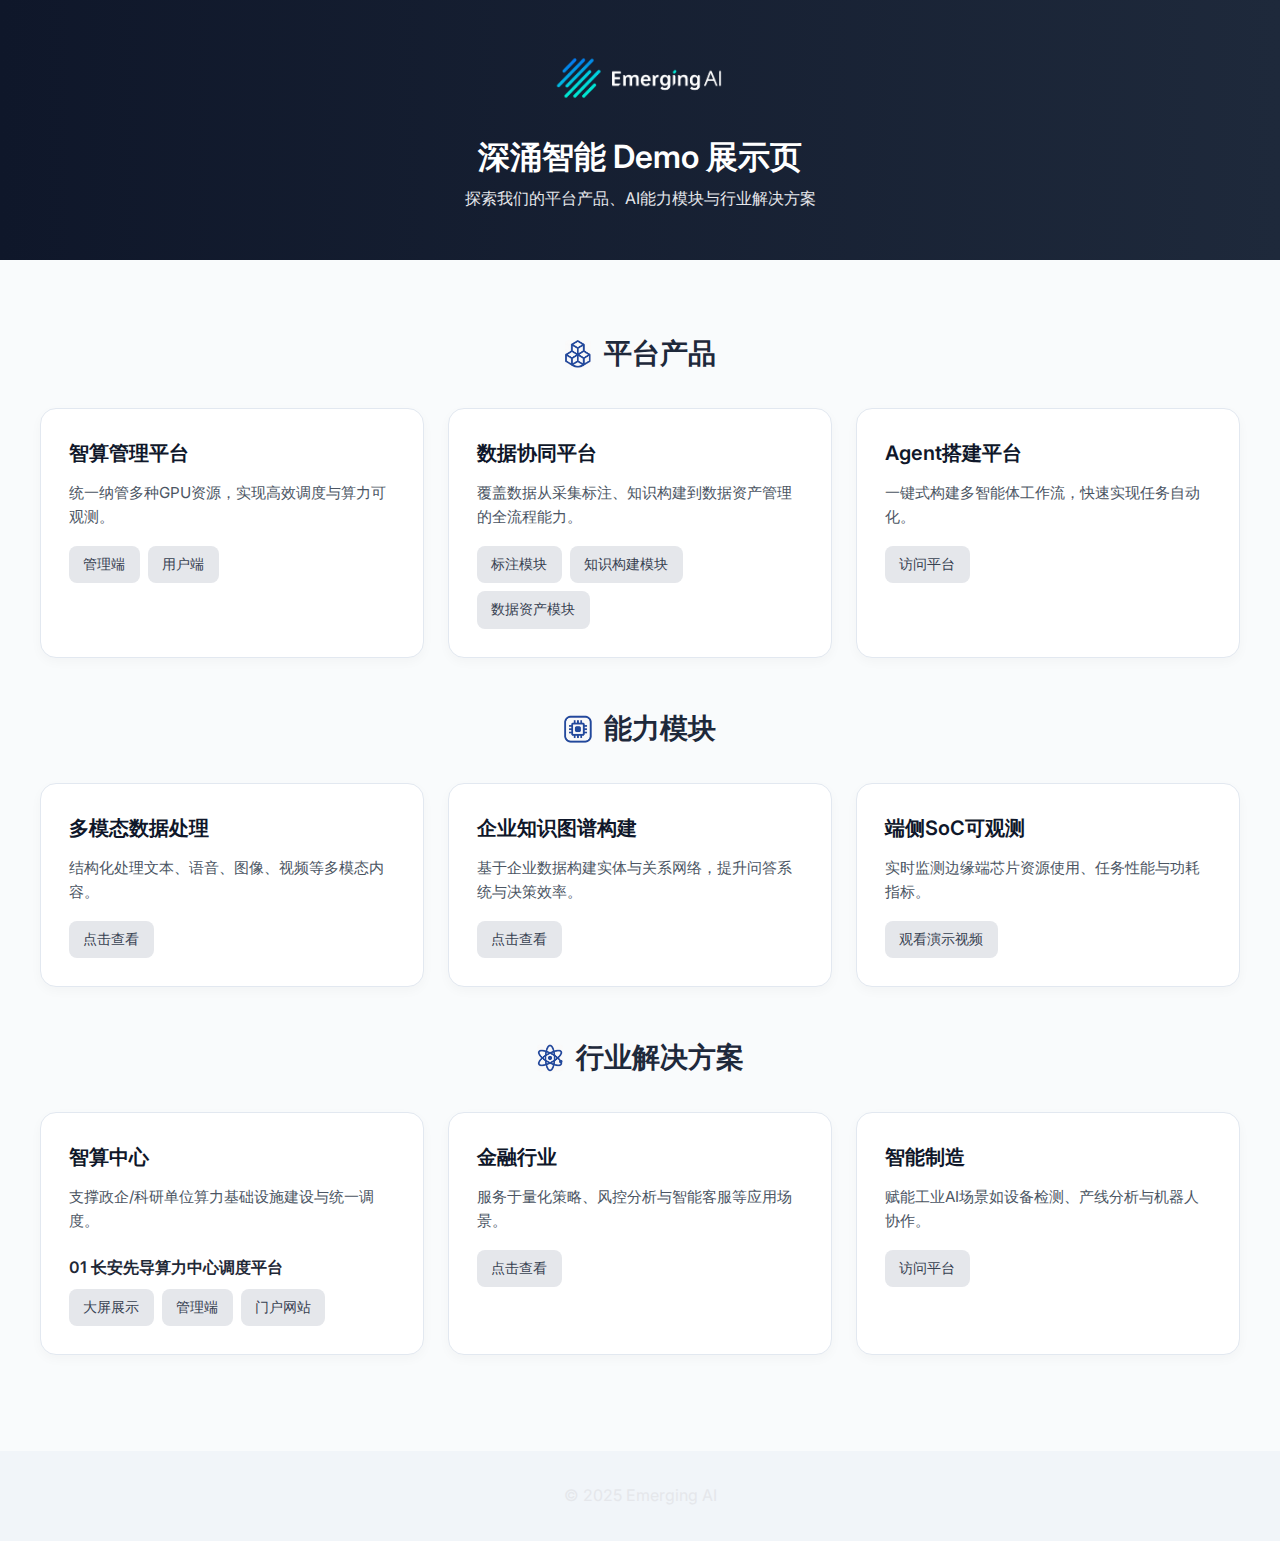
<file: index.html>
<!DOCTYPE html>
<html lang="zh">
<head>
  <meta charset="UTF-8">
  <link rel="icon" type="image/png" href="assets/tab logo.png">
  <title>Emerging AI Demo</title>
  <link rel="stylesheet" href="style.css">
</head>
<body>
  <header>
    <div class="header-container">
      <img src="assets/output.lin.png" alt="Whaleflux Logo" class="logo">
      <div>
        <h1>深涌智能 Demo 展示页</h1>
        <p>探索我们的平台产品、AI能力模块与行业解决方案</p>
      </div>
    </div>
  </header>

  <main>
    <!-- 平台产品 -->
    <section class="section">
      <h2 class="section-title">
        <img src="assets/icon01.jpg" alt="平台产品图标" class="section-icon">
        平台产品
      </h2>
      <div class="card-container">
        <div class="card dropdown-card compute-card">
          <h3>智算管理平台</h3>
          <p>统一纳管多种GPU资源，实现高效调度与算力可观测。</p>
          <div class="link-row">
            <a href="https://admin.whaleflux.com/home" target="_blank">管理端</a>
            <a href="http://demo.whaleflux.com/home" target="_blank">用户端</a>
          </div>
          <div class="preview-bubble">
            <img src="assets/智算平台预览页.png" alt="智算管理平台预览图">
          </div>
        </div>

        <div class="card dropdown-card">
          <h3>数据协同平台</h3>
          <p>覆盖数据从采集标注、知识构建到数据资产管理的全流程能力。</p>
          <div class="link-row">
            <a href="http://121.36.212.78:31999/" target="_blank">标注模块</a>
            <a href="https://www.whaleflux.com/" target="_blank">知识构建模块</a>
            <a href="https://www.whaleflux.com/" target="_blank">数据资产模块</a>
          </div>
          <div class="preview-bubble">
            <img src="assets/数据协同平台预览页.png" alt="预览图">
          </div>
        </div>

        <div class="card">
          <h3>Agent搭建平台</h3>
          <p>一键式构建多智能体工作流，快速实现任务自动化。</p>
          <div class="link-row">
            <a href="http://1.94.0.106:6080/apps" target="_blank">访问平台</a>
        </div>
        <div class="preview-bubble">
          <img src="assets/cbqqxOjnHAZK0bXOSGWSwCZ4Lw.avif" alt="预览图">
        </div>
      </div>
    </section>

    <!-- 能力模块 -->
    <section class="section">
      <h2 class="section-title">
        <img src="assets/icon02.jpg" alt="能力模块图标" class="section-icon">
        能力模块
      </h2>
      <div class="card-container">
        <div class="card">
          <h3>多模态数据处理</h3>
          <p>结构化处理文本、语音、图像、视频等多模态内容。</p>
          <div class="link-row">
            <a href="pages/多模态数据处理.html" target="_blank" class="link-row-btn">点击查看</a>
          </div>
          <div class="preview-bubble">
            <img src="assets/多模态数据处理预览页.jpg" alt="预览图">
          </div>
        </div>
        <div class="card">
          <h3>企业知识图谱构建</h3>
          <p>基于企业数据构建实体与关系网络，提升问答系统与决策效率。</p>
          <div class="link-row">
            <a href="pages/知识图谱构建.html" target="_blank" class="link-row-btn">点击查看</a>
          </div>
          <div class="preview-bubble">
            <img src="assets/知识图谱预览页.jpg" alt="预览图">
          </div>
        </div>
        <div class="card soc-card">
          <h3>端侧SoC可观测</h3>
          <p>实时监测边缘端芯片资源使用、任务性能与功耗指标。</p>
          <div class="link-row">
            <a href="assets/soc_preview.mp4" target="_blank">观看演示视频</a>
          </div>
          <div class="preview-bubble">
            <img src="assets/soc平台预览页.png" alt="预览图">
          </div>
        </div>
      </div>
    </section>

    <!-- 行业解决方案 -->
    <section class="section">
      <h2 class="section-title">
        <img src="assets/icon03.jpg" alt="行业解决方案图标" class="section-icon">
        行业解决方案
      </h2>
      <div class="card-container">
        <div class="card dropdown-card datacenter-card">
          <h3>智算中心</h3>
          <p>支撑政企/科研单位算力基础设施建设与统一调度。</p>
          <div class="subproject">
            <h4>01 长安先导算力中心调度平台</h4>
            <div class="link-row">
              <a href="http://1.94.0.106:32281/overviewPage" target="_blank">大屏展示</a>
              <a href="http://35.225.82.201:32541/manage/host" target="_blank">管理端</a>
              <a href="http://1.94.0.106:32281/home" target="_blank">门户网站</a>
            </div>
          </div>
          <div class="preview-bubble">
            <img src="assets/智算平台项目预览页.jpg" alt="智算中心预览图">
          </div>
        </div>

        <div class="card">
          <h3>金融行业</h3>
          <p>服务于量化策略、风控分析与智能客服等应用场景。</p>
          <div class="link-row">
            <a href="http://1.94.0.106:6080/apps" target="_blank">点击查看</a>
          </div>
        </div>
        <div class="card">
          <h3>智能制造</h3>
          <p>赋能工业AI场景如设备检测、产线分析与机器人协作。</p>
          <div class="link-row">
            <a href="http://1.94.0.106:6080/apps" target="_blank">访问平台</a>
          </div>
        </div>
      </div>
    </section>
  </main>

  <footer>
    <p>© 2025 Emerging AI</p>
  </footer>
</body>
</html>
</file>
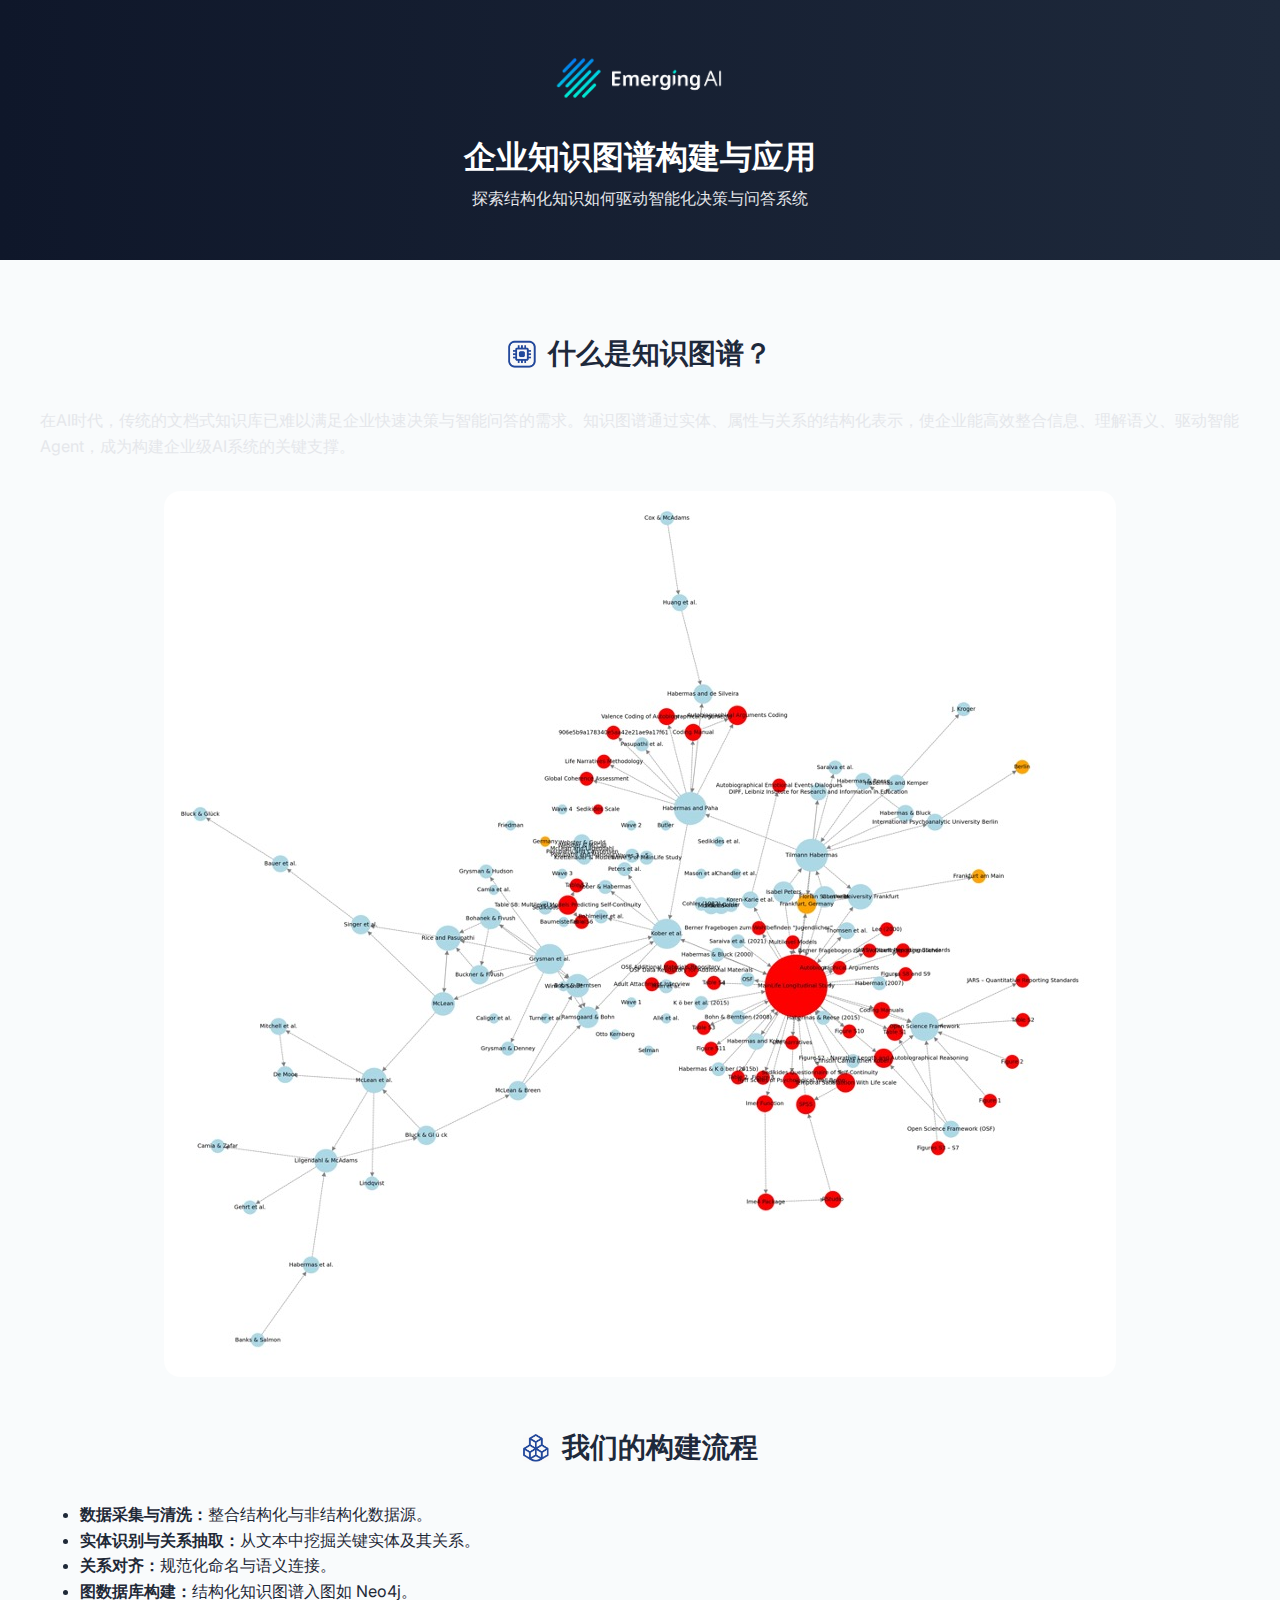
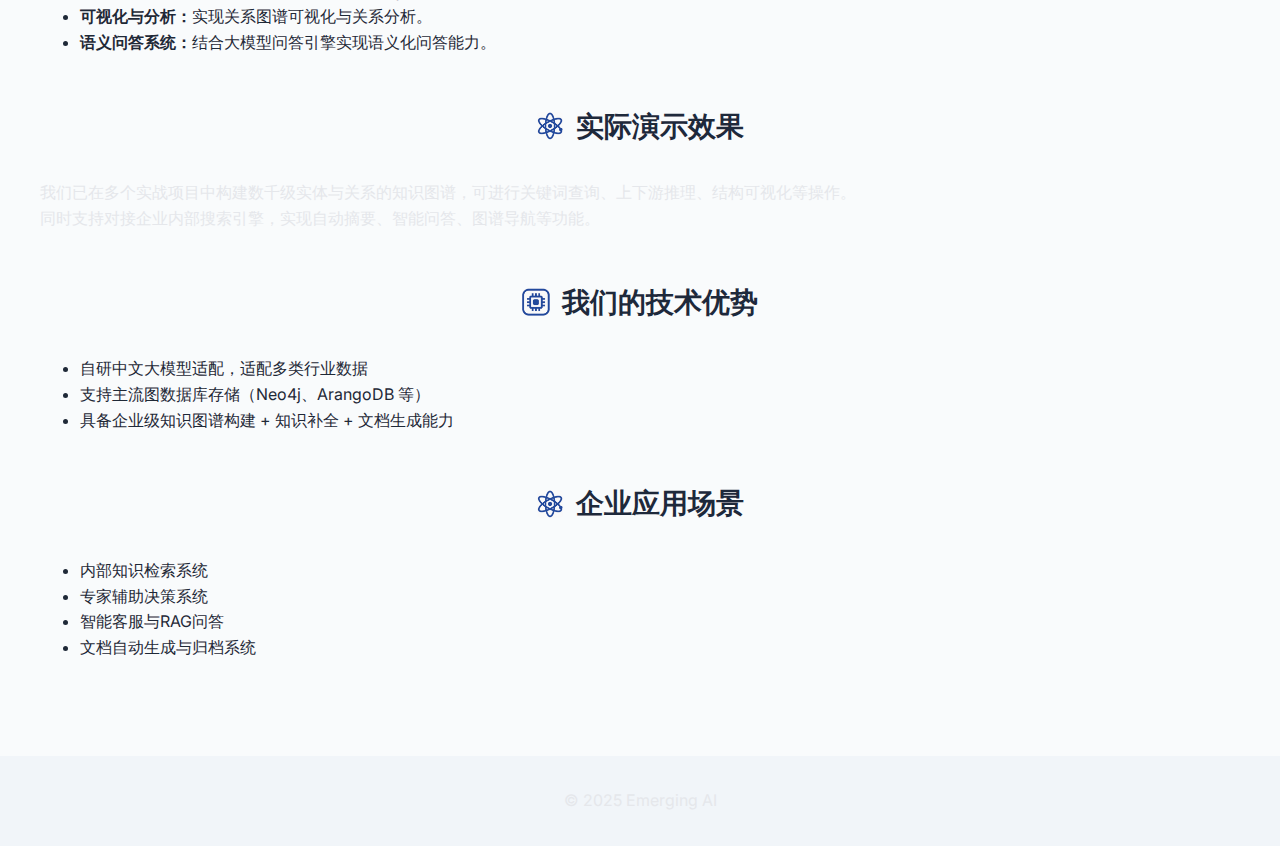
<file: pages/知识图谱构建.html>
<!DOCTYPE html>
<html lang="zh">
<head>
  <meta charset="UTF-8">
  <title>企业知识图谱构建与应用</title>
  <link rel="stylesheet" href="../style.css">
</head>
<body>
  <header>
    <div class="header-container">
      <img src="../assets/output.lin.png" alt="Whaleflux Logo" class="logo">
      <div>
        <h1>企业知识图谱构建与应用</h1>
        <p>探索结构化知识如何驱动智能化决策与问答系统</p>
      </div>
    </div>
  </header>

  <main>
    <section class="section">
      <h2 class="section-title">
        <img src="../assets/icon02.jpg" alt="能力模块图标" class="section-icon">
        什么是知识图谱？
      </h2>
      <p>
        在AI时代，传统的文档式知识库已难以满足企业快速决策与智能问答的需求。知识图谱通过实体、属性与关系的结构化表示，使企业能高效整合信息、理解语义、驱动智能Agent，成为构建企业级AI系统的关键支撑。
      </p>
      <img src="../assets/知识图谱预览页.jpg" alt="知识图谱示意图" style="margin: 2rem auto; display: block; max-width: 100%; border-radius: 1rem;">
    </section>

    <section class="section">
      <h2 class="section-title">
        <img src="../assets/icon01.jpg" alt="构建流程图标" class="section-icon">
        我们的构建流程
      </h2>
      <ul>
        <li><strong>数据采集与清洗：</strong>整合结构化与非结构化数据源。</li>
        <li><strong>实体识别与关系抽取：</strong>从文本中挖掘关键实体及其关系。</li>
        <li><strong>关系对齐：</strong>规范化命名与语义连接。</li>
        <li><strong>图数据库构建：</strong>结构化知识图谱入图如 Neo4j。</li>
        <li><strong>可视化与分析：</strong>实现关系图谱可视化与关系分析。</li>
        <li><strong>语义问答系统：</strong>结合大模型问答引擎实现语义化问答能力。</li>
      </ul>
    </section>

    <section class="section">
      <h2 class="section-title">
        <img src="../assets/icon03.jpg" alt="效果图标" class="section-icon">
        实际演示效果
      </h2>
      <p>
        我们已在多个实战项目中构建数千级实体与关系的知识图谱，可进行关键词查询、上下游推理、结构可视化等操作。<br>
        同时支持对接企业内部搜索引擎，实现自动摘要、智能问答、图谱导航等功能。
      </p>
    </section>

    <section class="section">
      <h2 class="section-title">
        <img src="../assets/icon02.jpg" alt="优势图标" class="section-icon">
        我们的技术优势
      </h2>
      <ul>
        <li>自研中文大模型适配，适配多类行业数据</li>
        <li>支持主流图数据库存储（Neo4j、ArangoDB 等）</li>
        <li>具备企业级知识图谱构建 + 知识补全 + 文档生成能力</li>
      </ul>
    </section>

    <section class="section">
      <h2 class="section-title">
        <img src="../assets/icon03.jpg" alt="应用图标" class="section-icon">
        企业应用场景
      </h2>
      <ul>
        <li>内部知识检索系统</li>
        <li>专家辅助决策系统</li>
        <li>智能客服与RAG问答</li>
        <li>文档自动生成与归档系统</li>
      </ul>
    </section>
  </main>

  <footer>
    <p>© 2025 Emerging AI</p>
  </footer>
</body>
</html>
</file>
<file: style.css>
/* 字体与基础设置 */
@import url('https://fonts.googleapis.com/css2?family=Inter:wght@400;600;700&display=swap');

body {
  font-family: 'Inter', sans-serif;
  margin: 0;
  padding: 0;
  background-color: #f9fbfc;
  color: #1f2937;
  line-height: 1.6;
}

/* 头部样式 */
header {
  background: linear-gradient(90deg, #0f172a, #1e293b);
  color: #ffffff;
  padding: 3rem 1rem;
  text-align: center;
}

.header-container {
  display: flex;
  flex-direction: column;
  align-items: center;
  gap: 1.2rem;
}

.logo {
  height: 60px;
  width: auto;
}

h1 {
  font-size: 2rem;
  margin: 0.25rem 0;
  font-weight: 600;
}

p {
  margin: 0;
  font-size: 1rem;
  color: #e5e7eb;
}

/* 内容区设置 */
main {
  max-width: 1200px;
  margin: 0 auto;
  padding: 3rem 1.5rem;
}

.section {
  margin-bottom: 3rem;
}

.section-title {
  display: flex;
  align-items: center;
  justify-content: center;
  gap: 0.75rem;
  font-size: 1.75rem;
  margin-bottom: 2rem;
  color: #1e293b;
  font-weight: 700;
}

.section-icon {
  width: 28px;
  height: 28px;
  object-fit: contain;
  border-radius: 6px;
}

/* 卡片容器 */
.card-container {
  display: flex;
  flex-wrap: wrap;
  gap: 1.5rem;
  justify-content: center;
}

/* 卡片样式 */
.card {
  background: #ffffff;
  border: 1px solid #e2e8f0;
  border-radius: 1rem;
  padding: 1.75rem;
  box-shadow: 0 4px 12px rgba(0, 0, 0, 0.03);
  flex: 1 1 320px;
  max-width: 360px;
  transition: transform 0.2s ease, box-shadow 0.2s ease;
  position: relative;
}

.card:hover {
  transform: translateY(-4px);
  box-shadow: 0 8px 24px rgba(0, 0, 0, 0.06);
}

.card h3 {
  font-size: 1.25rem;
  margin-top: 0;
  margin-bottom: 0.75rem;
  font-weight: 600;
  color: #0f172a;
}

.card p {
  font-size: 0.95rem;
  color: #4b5563;
  margin-bottom: 1rem;
}

/* 链接按钮 */
.link-row {
  display: flex;
  flex-wrap: wrap;
  gap: 0.5rem;
}

.link-row a {
    text-decoration: none;
    color: #374151; /* 深灰文字 */
    background-color: #e5e7eb; /* 浅灰背景 */
    font-weight: 500;
    padding: 0.5rem 0.9rem;
    border-radius: 0.5rem;
    font-size: 0.85rem;
    transition: background-color 0.2s ease;
  }
  
  .link-row a:hover {
    background-color: #d1d5db; /* hover 时略深灰 */
  }
  

/* 卡片悬浮预览气泡 */
.preview-bubble {
  position: absolute;
  bottom: calc(100% + 5px);
  left: 50%;
  transform: translateX(-50%) scale(0.9);
  transform-origin: bottom center;
  background-color: #ffffff;
  border: 1px solid #e2e8f0;
  border-radius: 1rem;
  box-shadow: 0 6px 20px rgba(0, 0, 0, 0.1);
  opacity: 0;
  pointer-events: none;
  transition: opacity 0.3s ease;
  z-index: 10;
  padding: 0.5rem;
  width: 300px;
}

.preview-bubble img {
  width: 100%;
  height: auto;
  border-radius: 0.5rem;
}

.card:hover .preview-bubble {
  opacity: 1;
}

/* 子模块 */
.subproject {
  margin-top: 1rem;
}

.subproject h4 {
  font-size: 1rem;
  margin-bottom: 0.5rem;
  font-weight: 600;
}

/* 页脚 */
footer {
  background: #f1f5f9;
  padding: 2rem 1rem;
  text-align: center;
  color: #6b7280;
  font-size: 0.85rem;
}

/* 响应式 */
@media (max-width: 768px) {
  .card {
    max-width: 100%;
  }

  .section-title {
    font-size: 1.5rem;
  }
}
</file>
